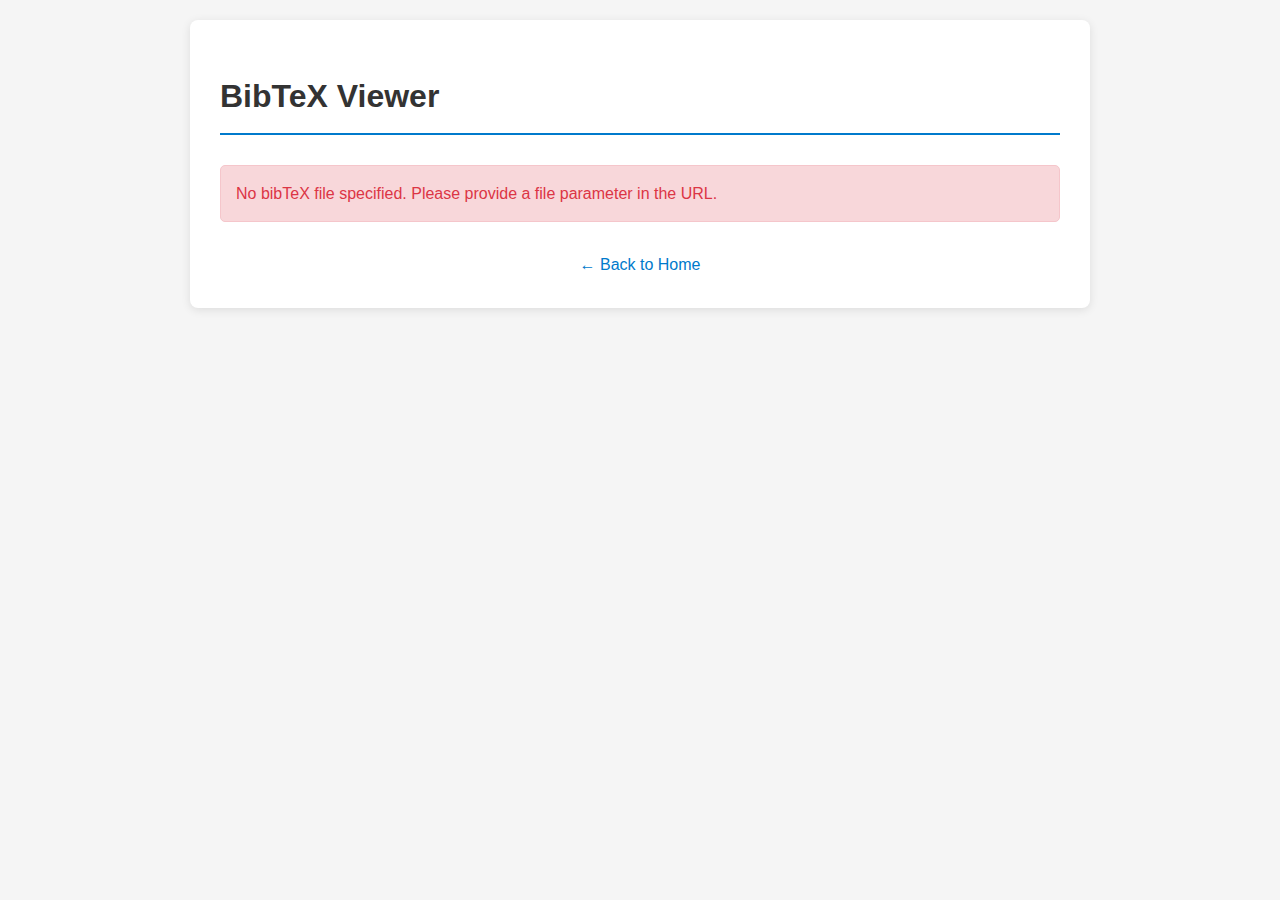
<file: bibtex-viewer.html>
<!DOCTYPE html>
<html lang="en">
<head>
    <meta charset="UTF-8">
    <meta name="viewport" content="width=device-width, initial-scale=1.0">
    <title>BibTeX Viewer</title>
    <style>
        body {
            font-family: 'Segoe UI', Tahoma, Geneva, Verdana, sans-serif;
            max-width: 900px;
            margin: 0 auto;
            padding: 20px;
            background-color: #f5f5f5;
            line-height: 1.6;
        }
        .container {
            background-color: white;
            padding: 30px;
            border-radius: 8px;
            box-shadow: 0 2px 10px rgba(0,0,0,0.1);
        }
        h1 {
            color: #333;
            border-bottom: 2px solid #007acc;
            padding-bottom: 10px;
            margin-bottom: 30px;
        }
        .bibtex {
            background-color: #f8f9fa;
            border: 1px solid #e9ecef;
            border-radius: 5px;
            padding: 20px;
            font-family: 'Courier New', monospace;
            font-size: 14px;
            white-space: pre-wrap;
            overflow-x: auto;
            margin: 20px 0;
        }
        .copy-btn {
            background-color: #007acc;
            color: white;
            border: none;
            padding: 12px 24px;
            border-radius: 5px;
            cursor: pointer;
            margin-top: 15px;
            font-size: 14px;
            transition: background-color 0.3s;
        }
        .copy-btn:hover {
            background-color: #005a9e;
        }
        .back-link {
            margin-top: 30px;
            text-align: center;
        }
        .back-link a {
            color: #007acc;
            text-decoration: none;
            font-weight: 500;
        }
        .back-link a:hover {
            text-decoration: underline;
        }
        .loading {
            text-align: center;
            color: #666;
            font-style: italic;
        }
        .error {
            color: #dc3545;
            background-color: #f8d7da;
            border: 1px solid #f5c6cb;
            border-radius: 5px;
            padding: 15px;
            margin: 20px 0;
        }
    </style>
</head>
<body>
    <div class="container">
        <h1>BibTeX Viewer</h1>
        <div id="content">
            <div class="loading">Loading bibTeX content...</div>
        </div>
        
        <div class="back-link">
            <a href="index.html">← Back to Home</a>
        </div>
    </div>

    <script>
        // Get the bib file path from URL parameters
        const urlParams = new URLSearchParams(window.location.search);
        const bibFile = urlParams.get('file');
        
        if (!bibFile) {
            document.getElementById('content').innerHTML = 
                '<div class="error">No bibTeX file specified. Please provide a file parameter in the URL.</div>';
        } else {
            // Fetch the bibTeX file
            fetch(bibFile)
                .then(response => {
                    if (!response.ok) {
                        throw new Error('File not found');
                    }
                    return response.text();
                })
                .then(content => {
                    displayBibTeX(content, bibFile);
                })
                .catch(error => {
                    document.getElementById('content').innerHTML = 
                        `<div class="error">Error loading bibTeX file: ${error.message}</div>`;
                });
        }
        
        function displayBibTeX(content, filename) {
            const contentDiv = document.getElementById('content');
            
            // Extract filename for display
            const fileName = filename.split('/').pop().replace('.bib', '');
            
            contentDiv.innerHTML = `
                <p><strong>File:</strong> ${fileName}</p>
                <div class="bibtex">${escapeHtml(content)}</div>
                <button class="copy-btn" onclick="copyBibTeX()">Copy BibTeX</button>
            `;
            
            // Store content for copying
            window.bibtexContent = content;
        }
        
        function copyBibTeX() {
            if (window.bibtexContent) {
                navigator.clipboard.writeText(window.bibtexContent).then(function() {
                    const btn = document.querySelector('.copy-btn');
                    const originalText = btn.textContent;
                    btn.textContent = 'Copied!';
                    btn.style.backgroundColor = '#28a745';
                    
                    setTimeout(function() {
                        btn.textContent = originalText;
                        btn.style.backgroundColor = '#007acc';
                    }, 2000);
                }).catch(function(err) {
                    console.error('Could not copy text: ', err);
                });
            }
        }
        
        function escapeHtml(text) {
            const div = document.createElement('div');
            div.textContent = text;
            return div.innerHTML;
        }
    </script>
</body>
</html>
</file>
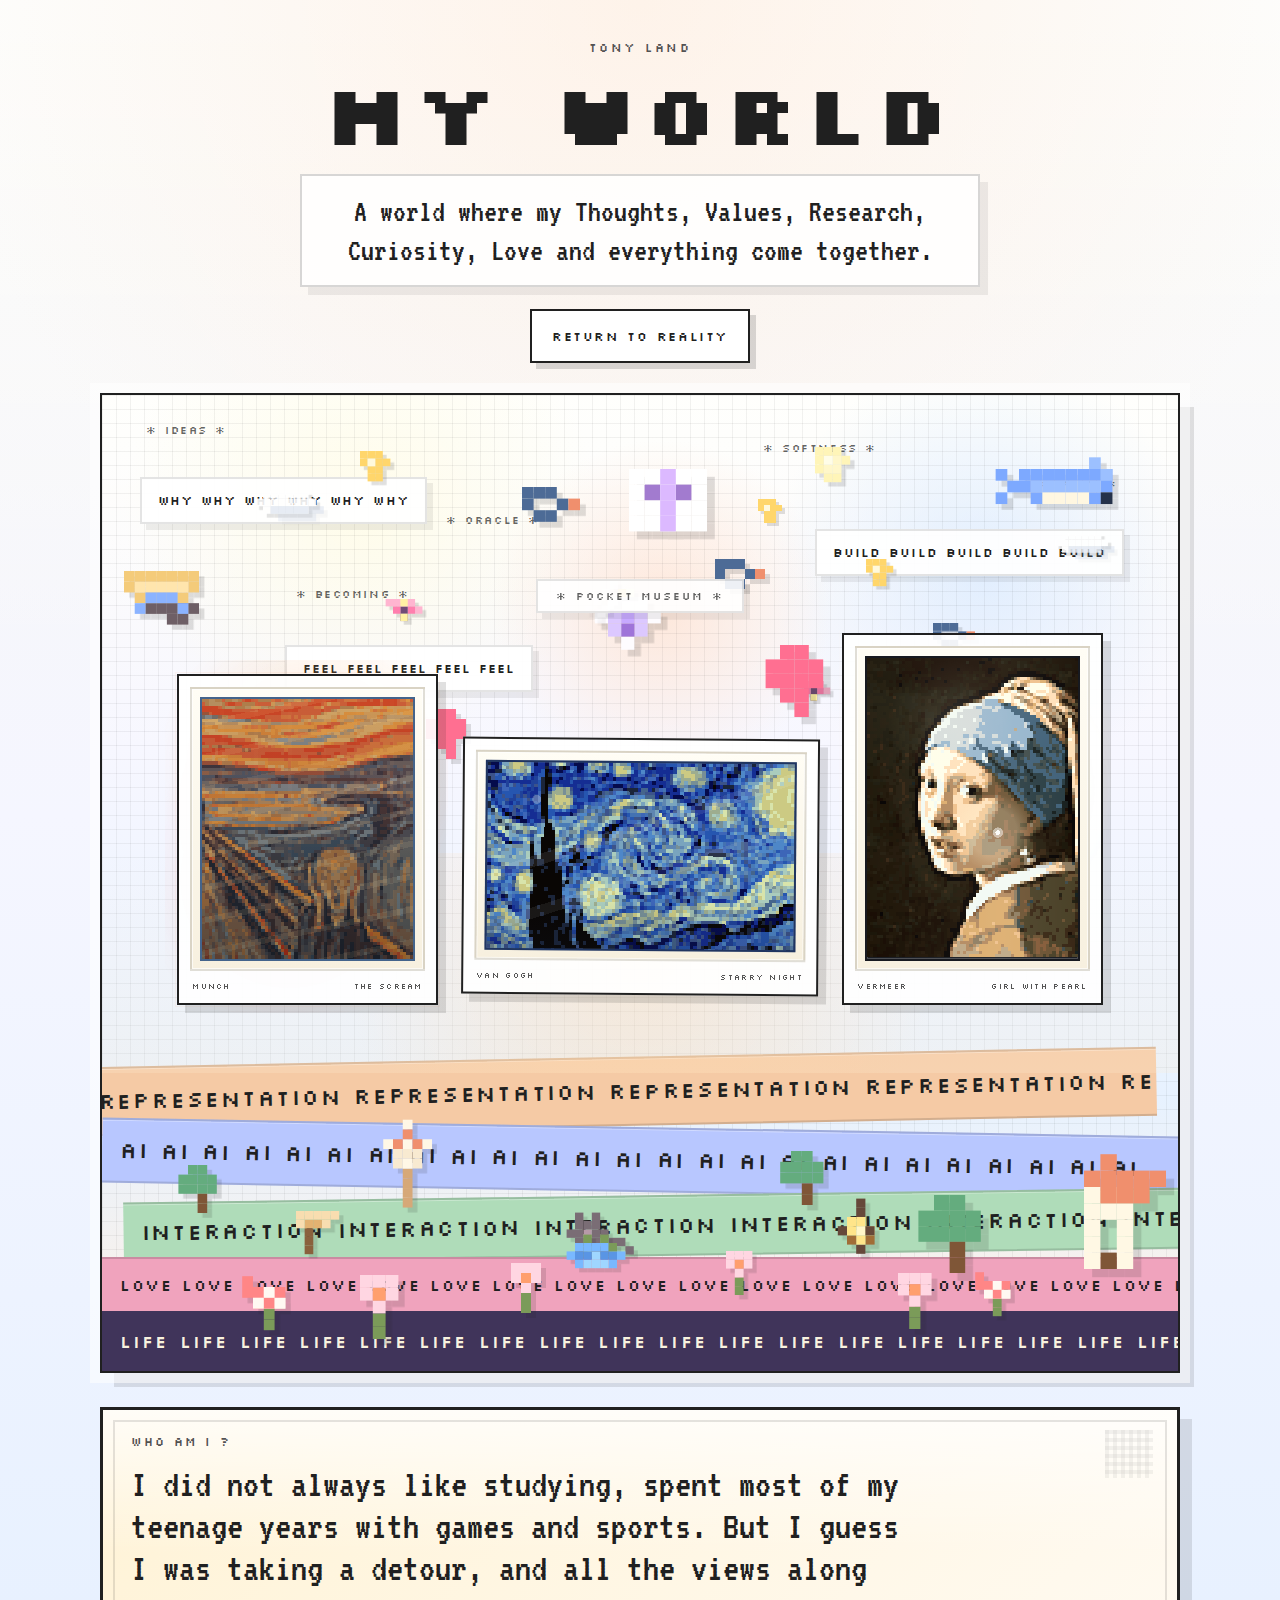
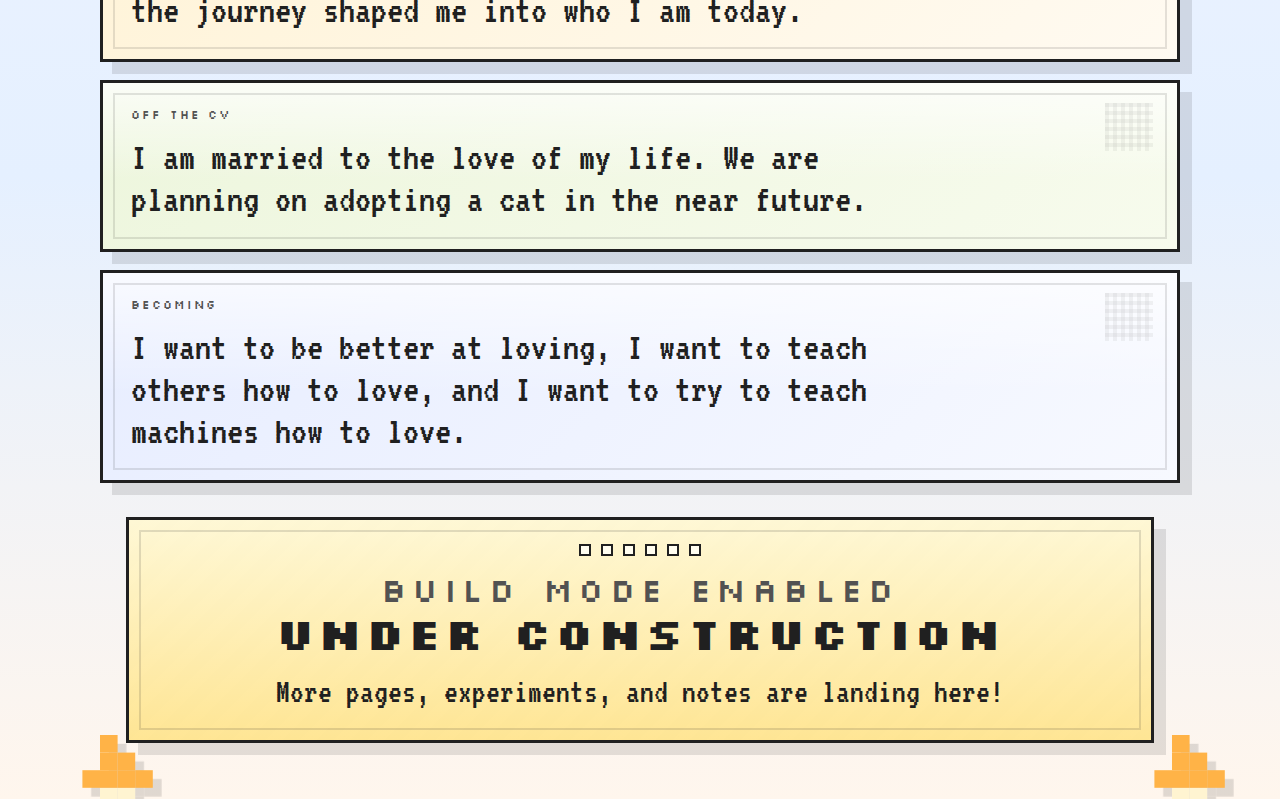
<file: my-world.html>
<!DOCTYPE html>
<html lang="en">
  <head>
    <meta charset="UTF-8">
    <meta name="viewport" content="width=device-width, initial-scale=1">
    <title>Tony Yang | My World</title>
    <link rel="shortcut icon" href="images/favicon/favicon.ico" type="image/x-icon">
    <link rel="stylesheet" href="my-world.css?v=20260317e">
  </head>
  <body>
    <main class="pixel-world">
      <header class="pixel-hero">
        <p class="pixel-hero__eyebrow">TONY LAND</p>
        <h1>MY WORLD</h1>
        <p class="pixel-hero__subtitle">
          A world where my Thoughts, Values, Research, Curiosity, Love and everything come together.
        </p>
        <a class="pixel-hero__return" href="index.html">Return to reality</a>
      </header>

      <section class="pixel-scene" aria-label="A pixel world built from words">
        <p class="word-star word-star--1">* IDEAS *</p>
        <p class="word-star word-star--2">* PLAY *</p>
        <p class="word-star word-star--3">* ORACLE *</p>
        <p class="word-star word-star--4">* SOFTNESS *</p>
        <p class="word-star word-star--5">* BECOMING *</p>

        <div class="word-cloud word-cloud--1">WHY WHY WHY WHY WHY WHY</div>
        <div class="word-cloud word-cloud--2">BUILD BUILD BUILD BUILD BUILD</div>
        <div class="word-cloud word-cloud--3">FEEL FEEL FEEL FEEL FEEL</div>

        <div class="pixel-sprite pixel-sprite--airship pixel-sprite--airship-1" aria-hidden="true"></div>
        <div class="pixel-sprite pixel-sprite--cloud pixel-sprite--cloud-1" aria-hidden="true"></div>
        <div class="pixel-sprite pixel-sprite--cloud pixel-sprite--cloud-2" aria-hidden="true"></div>
        <div class="pixel-sprite pixel-sprite--moon pixel-sprite--moon-1" aria-hidden="true"></div>
        <div class="pixel-sprite pixel-sprite--whale pixel-sprite--whale-1" aria-hidden="true"></div>
        <div class="pixel-sprite pixel-sprite--comet pixel-sprite--comet-1" aria-hidden="true"></div>
        <div class="pixel-sprite pixel-sprite--star pixel-sprite--star-1" aria-hidden="true"></div>
        <div class="pixel-sprite pixel-sprite--star pixel-sprite--star-2" aria-hidden="true"></div>
        <div class="pixel-sprite pixel-sprite--star pixel-sprite--star-3" aria-hidden="true"></div>
        <div class="pixel-sprite pixel-sprite--bird pixel-sprite--bird-1" aria-hidden="true"></div>
        <div class="pixel-sprite pixel-sprite--bird pixel-sprite--bird-2" aria-hidden="true"></div>
        <div class="pixel-sprite pixel-sprite--bird pixel-sprite--bird-3" aria-hidden="true"></div>
        <div class="pixel-sprite pixel-sprite--butterfly pixel-sprite--butterfly-1" aria-hidden="true"></div>
        <div class="pixel-sprite pixel-sprite--butterfly pixel-sprite--butterfly-2" aria-hidden="true"></div>
        <div class="pixel-sprite pixel-sprite--book pixel-sprite--book-1" aria-hidden="true"></div>
        <div class="pixel-sprite pixel-sprite--crystal pixel-sprite--crystal-1" aria-hidden="true"></div>
        <div class="pixel-sprite pixel-sprite--flower pixel-sprite--flower-1" aria-hidden="true"></div>
        <div class="pixel-sprite pixel-sprite--flower pixel-sprite--flower-2" aria-hidden="true"></div>
        <div class="pixel-sprite pixel-sprite--flower pixel-sprite--flower-3" aria-hidden="true"></div>
        <div class="pixel-sprite pixel-sprite--flower pixel-sprite--flower-4" aria-hidden="true"></div>
        <div class="pixel-sprite pixel-sprite--heart pixel-sprite--heart-1" aria-hidden="true"></div>
        <div class="pixel-sprite pixel-sprite--heart pixel-sprite--heart-2" aria-hidden="true"></div>
        <div class="pixel-sprite pixel-sprite--tree pixel-sprite--tree-1" aria-hidden="true"></div>
        <div class="pixel-sprite pixel-sprite--tree pixel-sprite--tree-2" aria-hidden="true"></div>
        <div class="pixel-sprite pixel-sprite--tree pixel-sprite--tree-3" aria-hidden="true"></div>
        <div class="pixel-sprite pixel-sprite--house pixel-sprite--house-1" aria-hidden="true"></div>
        <div class="pixel-sprite pixel-sprite--mushroom pixel-sprite--mushroom-1" aria-hidden="true"></div>
        <div class="pixel-sprite pixel-sprite--mushroom pixel-sprite--mushroom-2" aria-hidden="true"></div>
        <div class="pixel-sprite pixel-sprite--lantern pixel-sprite--lantern-1" aria-hidden="true"></div>
        <div class="pixel-sprite pixel-sprite--cat pixel-sprite--cat-1" aria-hidden="true"></div>
        <div class="pixel-sprite pixel-sprite--pond pixel-sprite--pond-1" aria-hidden="true"></div>
        <div class="pixel-sprite pixel-sprite--signpost pixel-sprite--signpost-1" aria-hidden="true"></div>
        <div class="pixel-sprite pixel-sprite--windmill pixel-sprite--windmill-1" aria-hidden="true"></div>

        <div class="pixel-gallery" aria-hidden="true">
          <p class="pixel-gallery__title">* POCKET MUSEUM *</p>

          <figure class="pixel-masterpiece pixel-masterpiece--munch">
            <div class="pixel-masterpiece__mat">
              <div class="pixel-masterpiece__canvas">
                <img class="pixel-masterpiece__image" src="images/my-world/masterpieces/the-scream.png?v=20260317c" alt="">
              </div>
            </div>
            <figcaption class="pixel-masterpiece__caption">
              <span>MUNCH</span>
              <span>THE SCREAM</span>
            </figcaption>
          </figure>

          <figure class="pixel-masterpiece pixel-masterpiece--vangogh">
            <div class="pixel-masterpiece__mat">
              <div class="pixel-masterpiece__canvas">
                <img class="pixel-masterpiece__image" src="images/my-world/masterpieces/starry-night.png?v=20260317c" alt="">
              </div>
            </div>
            <figcaption class="pixel-masterpiece__caption">
              <span>VAN GOGH</span>
              <span>STARRY NIGHT</span>
            </figcaption>
          </figure>

          <figure class="pixel-masterpiece pixel-masterpiece--vermeer">
            <div class="pixel-masterpiece__mat">
              <div class="pixel-masterpiece__canvas">
                <img class="pixel-masterpiece__image" src="images/my-world/masterpieces/girl-with-pearl.png?v=20260317c" alt="">
              </div>
            </div>
            <figcaption class="pixel-masterpiece__caption">
              <span>VERMEER</span>
              <span>GIRL WITH PEARL</span>
            </figcaption>
          </figure>
        </div>

        <!-- <div class="word-sun">
          <span>MY</span>
          <span>WORLD</span>
        </div> -->

        <div class="word-ridge word-ridge--1">
          <span>REPRESENTATION REPRESENTATION REPRESENTATION REPRESENTATION REPRESENTATION REPRESENTATION REPRESENTATION</span>
        </div>
        <div class="word-ridge word-ridge--2">
          <span>AI AI AI AI AI AI AI AI AI AI AI AI AI AI AI AI AI AI AI AI AI AI AI AI AI</span>
        </div>
        <div class="word-ridge word-ridge--3">
          <span>INTERACTION INTERACTION INTERACTION INTERACTION INTERACTION INTERACTION INTERACTION INTERACTION</span>
        </div>

        <div class="word-river">
          LOVE LOVE LOVE LOVE LOVE LOVE LOVE LOVE LOVE LOVE LOVE LOVE LOVE LOVE LOVE LOVE LOVE LOVE
        </div>

        <div class="word-ground">
          LIFE LIFE LIFE LIFE LIFE LIFE LIFE LIFE LIFE LIFE LIFE LIFE LIFE LIFE LIFE LIFE LIFE LIFE
        </div>
      </section>

      <section class="story-panels" aria-label="Future vulnerable notes">
        <article class="story-panel story-panel--dawn">
          <p class="story-panel__tag">WHO AM I ?</p>
          <p class="story-panel__text">
            I did not always like studying, spent most of my teenage years with games and sports. But I guess I was taking a detour, and all the views along the journey shaped me into who I am today.
          </p>
        </article>

        <article class="story-panel story-panel--meadow">
          <p class="story-panel__tag">OFF THE CV</p>
          <p class="story-panel__text">
           I am married to the love of my life. We are planning on adopting a cat in the near future.
          </p>
        </article>

        <article class="story-panel story-panel--night">
          <p class="story-panel__tag">BECOMING</p>
          <p class="story-panel__text">
            I want to be better at loving, I want to teach others how to love, and I want to try to teach machines how to love.
          </p>
        </article>
      </section>

      <section class="construction-zone" aria-label="Updates are coming soon">
        <div class="pixel-sprite pixel-sprite--cone pixel-sprite--cone-1" aria-hidden="true"></div>
        <div class="construction-zone__sign">
          <div class="construction-zone__lights" aria-hidden="true">
            <span></span>
            <span></span>
            <span></span>
            <span></span>
            <span></span>
            <span></span>
          </div>
          <p class="construction-zone__eyebrow">BUILD MODE ENABLED</p>
          <h2>UNDER CONSTRUCTION</h2>
          <p>
            More pages, experiments, and notes are landing here!
          </p>
        </div>
        <div class="pixel-sprite pixel-sprite--cone pixel-sprite--cone-2" aria-hidden="true"></div>
      </section>
    </main>
  </body>
</html>
</file>
<file: my-world.css>
@import url("https://fonts.googleapis.com/css2?family=Silkscreen:wght@400;700&family=VT323&display=swap");

:root {
  --sky-top: #f8f7f1;
  --sky-bottom: #e5f0ff;
  --ink: #202020;
  --ink-soft: #525252;
  --paper: rgba(255, 255, 255, 0.84);
  --line: rgba(32, 32, 32, 0.18);
  --cloud: #ffffff;
  --panel-shadow: rgba(32, 32, 32, 0.12);
  --ridge-1: #f5caa5;
  --ridge-2: #b8c7ff;
  --ridge-3: #afdcb9;
  --river: #f0a3bd;
  --ground: #40345a;
  --story-dawn: #fff3d6;
  --story-meadow: #edf6dd;
  --story-night: #e7edff;
}

* {
  box-sizing: border-box;
}

html,
body {
  min-height: 100%;
}

body {
  margin: 0;
  color: var(--ink);
  background:
    radial-gradient(circle at top center, rgba(255, 232, 214, 0.48), transparent 28%),
    linear-gradient(180deg, rgba(255, 255, 255, 0.78), transparent 28%),
    linear-gradient(180deg, var(--sky-top) 0%, #f5f6ff 34%, var(--sky-bottom) 74%, #fff6ed 100%);
  font-family: "VT323", monospace;
}

a {
  color: inherit;
  text-decoration: none;
}

.pixel-world {
  width: min(100%, 1120px);
  margin: 0 auto;
  padding: 40px 20px 56px;
}

.pixel-hero {
  text-align: center;
  margin-bottom: 30px;
}

.pixel-hero__eyebrow,
.story-panel__tag,
.pixel-hero__return,
.word-cloud,
.word-ridge,
.word-river,
.word-ground,
.word-star {
  font-family: "Silkscreen", monospace;
}

.pixel-hero__eyebrow {
  margin: 0 0 14px;
  font-size: 12px;
  letter-spacing: 0.18em;
  color: var(--ink-soft);
}

.pixel-hero h1 {
  margin: 0;
  font-family: "Silkscreen", monospace;
  font-size: clamp(36px, 7vw, 84px);
  line-height: 1.04;
  letter-spacing: 0.08em;
  text-transform: uppercase;
}

.pixel-hero__subtitle {
  width: min(680px, 100%);
  margin: 18px auto 22px;
  padding: 16px 18px;
  border: 2px solid var(--line);
  background: var(--paper);
  box-shadow: 8px 8px 0 rgba(32, 32, 32, 0.08);
  font-size: clamp(24px, 3vw, 32px);
  line-height: 1.2;
}

.pixel-hero__return {
  display: inline-flex;
  justify-content: center;
  align-items: center;
  min-height: 54px;
  padding: 12px 20px;
  border: 2px solid var(--ink);
  background: #ffffff;
  box-shadow: 6px 6px 0 rgba(32, 32, 32, 0.16);
  font-size: 13px;
  letter-spacing: 0.12em;
  text-transform: uppercase;
  transition: transform 0.18s steps(2, end), box-shadow 0.18s steps(2, end);
}

.pixel-hero__return:hover,
.pixel-hero__return:focus-visible {
  transform: translate(-2px, -2px);
  box-shadow: 8px 8px 0 rgba(32, 32, 32, 0.18);
  outline: none;
}

.pixel-scene {
  position: relative;
  overflow: hidden;
  min-height: 980px;
  margin-bottom: 34px;
  border: 2px solid var(--ink);
  background:
    radial-gradient(circle at 52% 22%, rgba(255, 224, 205, 0.72), rgba(255, 224, 205, 0) 18%),
    radial-gradient(circle at 24% 12%, rgba(255, 252, 232, 0.9), rgba(255, 252, 232, 0) 20%),
    radial-gradient(circle at 82% 18%, rgba(214, 232, 255, 0.7), rgba(214, 232, 255, 0) 18%),
    linear-gradient(180deg, rgba(255, 255, 255, 0.58), transparent 26%),
    linear-gradient(180deg, #fffef9 0%, #f7f7ff 36%, #e7f2ff 72%, #fff1e3 100%);
  box-shadow:
    0 0 0 10px rgba(255, 255, 255, 0.55),
    14px 14px 0 var(--panel-shadow);
}

.pixel-scene::before {
  content: "";
  position: absolute;
  inset: 0;
  background-image:
    linear-gradient(rgba(32, 32, 32, 0.06) 1px, transparent 1px),
    linear-gradient(90deg, rgba(32, 32, 32, 0.06) 1px, transparent 1px);
  background-size: 14px 14px;
  pointer-events: none;
}

.pixel-scene::after {
  content: "";
  position: absolute;
  inset: auto 0 298px;
  height: 220px;
  background:
    radial-gradient(circle at 50% 40%, rgba(255, 214, 166, 0.42), rgba(255, 214, 166, 0) 54%),
    linear-gradient(180deg, rgba(255, 255, 255, 0), rgba(255, 236, 210, 0.24));
  pointer-events: none;
}

.pixel-gallery {
  position: absolute;
  left: 7%;
  right: 7%;
  bottom: 366px;
  z-index: 5;
  display: grid;
  grid-template-columns: minmax(0, 0.92fr) minmax(0, 1.26fr) minmax(0, 0.92fr);
  grid-template-areas:
    ". title ."
    "munch vangogh vermeer";
  align-items: end;
  justify-items: center;
  gap: 20px 24px;
  pointer-events: none;
}

.pixel-gallery__title {
  grid-area: title;
  justify-self: center;
  margin: 0;
  padding: 8px 18px;
  border: 2px solid rgba(32, 32, 32, 0.12);
  background: rgba(255, 255, 255, 0.9);
  box-shadow: 6px 6px 0 rgba(32, 32, 32, 0.08);
  font-family: "Silkscreen", monospace;
  font-size: 11px;
  letter-spacing: 0.18em;
  color: rgba(32, 32, 32, 0.72);
}

.pixel-masterpiece {
  position: relative;
  margin: 0;
  width: 100%;
  padding: 11px 11px 12px;
  border: 2px solid var(--ink);
  background: rgba(255, 255, 255, 0.92);
  box-shadow: 8px 8px 0 rgba(32, 32, 32, 0.14);
}

.pixel-masterpiece::before,
.pixel-masterpiece::after {
  content: "";
  position: absolute;
  inset: -12px;
  z-index: -1;
  pointer-events: none;
}

.pixel-masterpiece--munch {
  grid-area: munch;
  justify-self: end;
  max-width: 308px;
  --masterpiece-rotate-start: -0.85deg;
  --masterpiece-rotate-quarter: -0.2deg;
  --masterpiece-rotate-half: -1.2deg;
  --masterpiece-rotate-three-quarter: -0.45deg;
  --masterpiece-y-start: 4px;
  --masterpiece-y-quarter: 1px;
  --masterpiece-y-half: 6px;
  --masterpiece-y-three-quarter: 2px;
  animation: munch-shiver 6.4s steps(4, end) infinite;
}

.pixel-masterpiece--munch::before {
  inset: -16px -12px -10px -14px;
  background:
    radial-gradient(circle at 52% 30%, rgba(255, 158, 89, 0.38), rgba(255, 158, 89, 0) 54%),
    radial-gradient(circle at 44% 62%, rgba(255, 104, 88, 0.24), rgba(255, 104, 88, 0) 58%);
  opacity: 0.7;
  animation: munch-aura 6.2s ease-in-out infinite;
}

.pixel-masterpiece--munch::after {
  inset: -4px;
  border: 1px solid rgba(255, 142, 78, 0.12);
  opacity: 0.62;
  animation: munch-frame-glow 4.8s steps(3, end) infinite;
}

.pixel-masterpiece--vangogh {
  grid-area: vangogh;
  justify-self: center;
  max-width: 510px;
  transform: rotate(0.45deg) translateY(-10px);
}

.pixel-masterpiece--vermeer {
  grid-area: vermeer;
  justify-self: start;
  max-width: 308px;
  --masterpiece-rotate-start: 0.7deg;
  --masterpiece-rotate-half: 0.16deg;
  --masterpiece-y-start: 5px;
  --masterpiece-y-half: 2px;
  animation: vermeer-tilt 7.2s ease-in-out infinite;
}

.pixel-masterpiece--vermeer::before {
  inset: -16px -10px -14px -10px;
  background:
    radial-gradient(circle at 54% 38%, rgba(255, 245, 214, 0.42), rgba(255, 245, 214, 0) 50%),
    radial-gradient(circle at 64% 60%, rgba(171, 209, 255, 0.12), rgba(171, 209, 255, 0) 54%);
  opacity: 0.76;
  animation: vermeer-halo 8.2s ease-in-out infinite;
}

.pixel-masterpiece--vermeer::after {
  inset: -5px;
  border: 1px solid rgba(255, 248, 232, 0.18);
  opacity: 0.58;
  animation: vermeer-frame-light 7.4s ease-in-out infinite;
}

.pixel-masterpiece__mat {
  padding: 8px;
  border: 2px solid rgba(32, 32, 32, 0.14);
  background: linear-gradient(180deg, #fffdf5 0%, #f7f0df 100%);
  box-shadow: inset 0 0 0 1px rgba(255, 255, 255, 0.66);
}

.pixel-masterpiece__canvas {
  position: relative;
  overflow: hidden;
  border: 2px solid rgba(32, 32, 32, 0.22);
  background: #20263b;
  box-shadow: inset 0 0 0 1px rgba(255, 255, 255, 0.22);
}

.pixel-masterpiece__canvas::before,
.pixel-masterpiece__canvas::after {
  content: "";
  position: absolute;
  display: block;
  pointer-events: none;
}

.pixel-masterpiece__image {
  display: block;
  width: 100%;
  height: auto;
  image-rendering: pixelated;
  image-rendering: crisp-edges;
  transform-origin: center;
}

.pixel-masterpiece__caption {
  display: flex;
  justify-content: space-between;
  gap: 10px;
  margin-top: 10px;
  padding: 0 2px;
  font-family: "Silkscreen", monospace;
  font-size: 8px;
  letter-spacing: 0.16em;
  text-transform: uppercase;
  color: rgba(32, 32, 32, 0.76);
}

.pixel-masterpiece__caption span:last-child {
  text-align: right;
}

.pixel-masterpiece--vangogh .pixel-masterpiece__canvas {
  aspect-ratio: 18 / 11;
  background: #213c73;
}

.pixel-masterpiece--vangogh .pixel-masterpiece__image {
  animation: vangogh-drift 9.8s ease-in-out infinite;
}

.pixel-masterpiece--vangogh .pixel-masterpiece__canvas::before {
  inset: 0;
  background:
    radial-gradient(circle at 16% 20%, rgba(255, 243, 176, 0.7) 0 1.4%, transparent 1.6%),
    radial-gradient(circle at 29% 46%, rgba(255, 243, 176, 0.5) 0 1.2%, transparent 1.4%),
    radial-gradient(circle at 74% 22%, rgba(255, 243, 176, 0.62) 0 1%, transparent 1.2%),
    linear-gradient(162deg, rgba(255, 255, 255, 0) 0 38%, rgba(255, 255, 255, 0.22) 38% 42%, rgba(255, 255, 255, 0) 42% 56%, rgba(255, 255, 255, 0.18) 56% 60%, rgba(255, 255, 255, 0) 60% 100%);
  mix-blend-mode: screen;
  opacity: 0.38;
  animation: vangogh-swirl 8.4s steps(4, end) infinite;
}

.pixel-masterpiece--vangogh .pixel-masterpiece__canvas::after {
  inset: auto 0 0 0;
  height: 26%;
  background: linear-gradient(180deg, rgba(17, 25, 44, 0), rgba(17, 25, 44, 0.18));
}

.pixel-masterpiece--munch .pixel-masterpiece__canvas {
  aspect-ratio: 13 / 16;
  background: #4f78aa;
}

.pixel-masterpiece--munch .pixel-masterpiece__image {
  animation: munch-breathe 5.6s ease-in-out infinite, munch-warp 7.6s ease-in-out infinite;
}

.pixel-masterpiece--munch .pixel-masterpiece__canvas::before {
  inset: 0;
  background:
    linear-gradient(180deg, rgba(255, 185, 91, 0.2) 0%, rgba(255, 111, 82, 0.24) 30%, rgba(255, 111, 82, 0) 64%),
    repeating-linear-gradient(-12deg, rgba(255, 214, 133, 0) 0 14px, rgba(255, 214, 133, 0.22) 14px 20px, rgba(255, 214, 133, 0) 20px 32px),
    repeating-linear-gradient(90deg, rgba(255, 135, 86, 0) 0 18px, rgba(255, 135, 86, 0.08) 18px 22px, rgba(255, 135, 86, 0) 22px 34px);
  mix-blend-mode: screen;
  opacity: 0.56;
  animation: munch-sky 4.8s ease-in-out infinite;
}

.pixel-masterpiece--munch .pixel-masterpiece__canvas::after {
  inset: 0;
  background:
    linear-gradient(180deg, rgba(18, 24, 34, 0), rgba(18, 24, 34, 0.18) 76%, rgba(18, 24, 34, 0.32)),
    linear-gradient(135deg, rgba(255, 244, 207, 0.06), rgba(255, 244, 207, 0) 42%);
  mix-blend-mode: multiply;
}

.pixel-masterpiece--vermeer .pixel-masterpiece__canvas {
  aspect-ratio: 66 / 94;
  background: #15181f;
}

.pixel-masterpiece--vermeer .pixel-masterpiece__image {
  animation: vermeer-breathe 6.8s ease-in-out infinite, vermeer-focus 9.2s ease-in-out infinite;
}

.pixel-masterpiece--vermeer .pixel-masterpiece__canvas::before {
  inset: 0;
  background:
    radial-gradient(circle at 62% 58%, rgba(255, 255, 255, 0.96) 0 1.1%, rgba(255, 255, 255, 0.48) 1.1% 2.3%, rgba(255, 255, 255, 0) 2.4%),
    radial-gradient(circle at 60% 58%, rgba(255, 243, 209, 0.24) 0 11%, rgba(255, 243, 209, 0) 18%),
    radial-gradient(circle at 40% 22%, rgba(255, 249, 234, 0.12), rgba(255, 249, 234, 0) 24%);
  animation: vermeer-glint 4.6s steps(3, end) infinite;
}

.pixel-masterpiece--vermeer .pixel-masterpiece__canvas::after {
  inset: 0;
  background:
    linear-gradient(90deg, rgba(255, 239, 207, 0.02), rgba(255, 239, 207, 0.14) 64%, rgba(255, 239, 207, 0.02)),
    linear-gradient(180deg, rgba(255, 248, 228, 0.06), rgba(255, 248, 228, 0) 32%);
  mix-blend-mode: screen;
  opacity: 0.52;
}

.word-star {
  position: absolute;
  z-index: 1;
  margin: 0;
  font-size: 11px;
  letter-spacing: 0.14em;
  color: rgba(32, 32, 32, 0.7);
}

.word-star--1 {
  top: 28px;
  left: 44px;
}

.word-star--2 {
  top: 82px;
  right: 60px;
}

.word-star--3 {
  top: 118px;
  left: 32%;
}

.word-star--4 {
  top: 46px;
  right: 28%;
}

.word-star--5 {
  top: 192px;
  left: 18%;
}

.word-cloud {
  position: absolute;
  z-index: 2;
  padding: 12px 16px;
  border: 2px solid rgba(32, 32, 32, 0.12);
  background: rgba(255, 255, 255, 0.92);
  box-shadow: 6px 6px 0 rgba(32, 32, 32, 0.08);
  font-size: clamp(10px, 1vw, 13px);
  line-height: 1.5;
  letter-spacing: 0.08em;
}

.word-cloud--1 {
  top: 82px;
  left: 38px;
  animation: drift 8s ease-in-out infinite;
}

.word-cloud--2 {
  top: 134px;
  right: 54px;
  animation: drift 10s ease-in-out infinite reverse;
}

.word-cloud--3 {
  top: 250px;
  left: 17%;
  animation: drift 9s ease-in-out infinite;
}

.word-ridge,
.word-river,
.word-ground {
  position: absolute;
  left: 0;
  width: 100%;
  margin: 0;
  padding: 0 18px;
  white-space: nowrap;
  overflow: hidden;
  text-overflow: clip;
  text-transform: uppercase;
}

.word-ridge {
  border-top: 2px solid rgba(32, 32, 32, 0.16);
  border-bottom: 2px solid rgba(32, 32, 32, 0.16);
  box-shadow: inset 0 1px 0 rgba(255, 255, 255, 0.35);
  font-size: clamp(14px, 2vw, 22px);
  line-height: 1.3;
  letter-spacing: 0.08em;
}

.word-ridge--1 {
  bottom: 246px;
  padding-top: 18px;
  padding-bottom: 18px;
  background: var(--ridge-1);
  transform: translateX(-2%) rotate(-1.1deg);
}

.word-ridge--2 {
  bottom: 180px;
  padding-top: 16px;
  padding-bottom: 16px;
  background: var(--ridge-2);
  transform: rotate(1deg);
}

.word-ridge--3 {
  bottom: 116px;
  padding-top: 14px;
  padding-bottom: 14px;
  background: var(--ridge-3);
  transform: translateX(2%) rotate(-0.8deg);
}

.word-river {
  bottom: 58px;
  padding-top: 16px;
  padding-bottom: 16px;
  background: var(--river);
  border-top: 2px solid rgba(32, 32, 32, 0.18);
  border-bottom: 2px solid rgba(32, 32, 32, 0.18);
  font-size: clamp(12px, 1.5vw, 16px);
  letter-spacing: 0.1em;
}

.word-ground {
  bottom: 0;
  padding-top: 18px;
  padding-bottom: 18px;
  background: var(--ground);
  color: #f9f2df;
  font-size: clamp(12px, 1.7vw, 18px);
  letter-spacing: 0.12em;
}

.pixel-sprite {
  position: absolute;
  z-index: 3;
  width: 8px;
  height: 8px;
  transform: scale(var(--sprite-scale, 1.8));
  transform-origin: top left;
  filter: drop-shadow(4px 4px 0 rgba(32, 32, 32, 0.14));
}

.pixel-sprite--bird,
.pixel-sprite--book,
.pixel-sprite--crystal {
  animation: pixel-bob 5.8s steps(3, end) infinite;
}

.pixel-sprite--cloud {
  animation: cloud-drift 14s linear infinite;
}

.pixel-sprite--butterfly {
  animation: flutter 3.2s steps(2, end) infinite;
}

.pixel-sprite--heart,
.pixel-sprite--lantern {
  animation: pixel-flicker 2.8s steps(2, end) infinite;
}

.pixel-sprite--heart {
  background: #ff6f91;
  box-shadow:
    8px 0 0 #ff6f91,
    -8px 8px 0 #ff6f91,
    0 8px 0 #ff6f91,
    8px 8px 0 #ff6f91,
    16px 8px 0 #ff6f91,
    -8px 16px 0 #ff6f91,
    0 16px 0 #ff6f91,
    8px 16px 0 #ff6f91,
    16px 16px 0 #ff6f91,
    0 24px 0 #ff6f91,
    8px 24px 0 #ff6f91,
    8px 32px 0 #ff6f91;
}

.pixel-sprite--heart-1 {
  top: 250px;
  left: 63%;
  --sprite-scale: 1.8;
}

.pixel-sprite--heart-2 {
  top: 314px;
  left: 31%;
  --sprite-scale: 1.25;
}

.pixel-sprite--bird {
  background: #4d6b96;
  box-shadow:
    8px 0 0 #4d6b96,
    16px 0 0 #4d6b96,
    0 8px 0 #4d6b96,
    24px 8px 0 #4d6b96,
    8px 16px 0 #4d6b96,
    16px 16px 0 #4d6b96;
}

.pixel-sprite--bird::after {
  content: "";
  position: absolute;
  left: 32px;
  top: 8px;
  width: 8px;
  height: 8px;
  background: #f08f6d;
}

.pixel-sprite--bird-1 {
  top: 92px;
  left: 39%;
  --sprite-scale: 1.45;
}

.pixel-sprite--bird-2 {
  top: 164px;
  left: 57%;
  --sprite-scale: 1.25;
}

.pixel-sprite--bird-3 {
  top: 228px;
  right: 22%;
  --sprite-scale: 1.05;
}

.pixel-sprite--book {
  background: #ffffff;
  box-shadow:
    8px 0 0 #ffffff,
    16px 0 0 #ffffff,
    24px 0 0 #ffffff,
    32px 0 0 #ffffff,
    0 8px 0 #ffffff,
    8px 8px 0 #ffffff,
    16px 8px 0 #ffffff,
    24px 8px 0 #ffffff,
    32px 8px 0 #ffffff,
    0 16px 0 #ffffff,
    8px 16px 0 #ffffff,
    16px 16px 0 #ffffff,
    24px 16px 0 #ffffff,
    32px 16px 0 #ffffff,
    0 24px 0 #ffffff,
    8px 24px 0 #ffffff,
    16px 24px 0 #ffffff,
    24px 24px 0 #ffffff,
    32px 24px 0 #ffffff;
}

.pixel-sprite--book::before {
  content: "";
  position: absolute;
  inset: 0;
  background: transparent;
  box-shadow:
    16px 0 0 #dcb9ff,
    16px 8px 0 #dcb9ff,
    16px 16px 0 #dcb9ff,
    16px 24px 0 #dcb9ff,
    8px 8px 0 #a27bcf,
    24px 8px 0 #a27bcf;
}

.pixel-sprite--book-1 {
  top: 74px;
  left: 49%;
  --sprite-scale: 1.95;
}

.pixel-sprite--cloud {
  background: #ffffff;
  box-shadow:
    8px 0 0 #ffffff,
    16px 0 0 #ffffff,
    24px 0 0 #ffffff,
    32px 0 0 #ffffff,
    40px 0 0 #ffffff,
    -8px 8px 0 #ffffff,
    0 8px 0 #ffffff,
    8px 8px 0 #ffffff,
    16px 8px 0 #ffffff,
    24px 8px 0 #ffffff,
    32px 8px 0 #ffffff,
    40px 8px 0 #ffffff,
    48px 8px 0 #ffffff,
    0 16px 0 #ffffff,
    8px 16px 0 #ffffff,
    16px 16px 0 #ffffff,
    24px 16px 0 #ffffff,
    32px 16px 0 #ffffff,
    40px 16px 0 #ffffff;
  opacity: 0.9;
}

.pixel-sprite--cloud::after {
  content: "";
  position: absolute;
  left: 8px;
  top: 16px;
  width: 40px;
  height: 8px;
  background: rgba(163, 183, 216, 0.28);
  box-shadow:
    8px 8px 0 rgba(163, 183, 216, 0.18),
    16px 0 0 rgba(163, 183, 216, 0.24);
}

.pixel-sprite--cloud-1 {
  top: 96px;
  left: 15%;
  --sprite-scale: 0.95;
}

.pixel-sprite--cloud-2 {
  top: 138px;
  right: 10%;
  --sprite-scale: 0.82;
}

.pixel-sprite--moon {
  background: #fff5b8;
  box-shadow:
    8px 0 0 #fff5b8,
    16px 0 0 #fff5b8,
    0 8px 0 #fff5b8,
    8px 8px 0 #fffce0,
    16px 8px 0 #fff5b8,
    24px 8px 0 #fff5b8,
    0 16px 0 #fff5b8,
    8px 16px 0 #fff5b8,
    16px 16px 0 #fff5b8,
    8px 24px 0 #fff5b8,
    16px 24px 0 #fff5b8;
}

.pixel-sprite--moon::after {
  content: "";
  position: absolute;
  left: 8px;
  top: 8px;
  width: 16px;
  height: 16px;
  background: rgba(255, 255, 255, 0.25);
}

.pixel-sprite--moon-1 {
  top: 52px;
  right: 33%;
  --sprite-scale: 1.1;
}

.pixel-sprite--star {
  background: #ffd66b;
  box-shadow:
    8px 0 0 #ffd66b,
    16px 0 0 #ffd66b,
    0 8px 0 #ffd66b,
    8px 8px 0 #fff2b4,
    16px 8px 0 #ffd66b,
    24px 8px 0 #ffd66b,
    8px 16px 0 #ffd66b,
    16px 16px 0 #ffd66b,
    8px 24px 0 #ffd66b,
    16px 24px 0 #ffd66b;
  animation: twinkle 2.4s steps(2, end) infinite;
}

.pixel-sprite--star::after {
  content: "";
  position: absolute;
  left: 8px;
  top: 8px;
  width: 8px;
  height: 8px;
  background: #fff9dc;
}

.pixel-sprite--star-1 {
  top: 56px;
  left: 24%;
  --sprite-scale: 0.95;
}

.pixel-sprite--star-2 {
  top: 164px;
  left: 71%;
  --sprite-scale: 0.85;
}

.pixel-sprite--star-3 {
  top: 104px;
  left: 61%;
  --sprite-scale: 0.75;
}

.pixel-sprite--butterfly {
  background: #ffb5d0;
  box-shadow:
    -8px 0 0 #ffb5d0,
    8px 0 0 #ffb5d0,
    16px 0 0 #ffb5d0,
    0 8px 0 #ff7fae,
    8px 8px 0 #704c76,
    16px 8px 0 #ff7fae,
    24px 8px 0 #ffb5d0,
    8px 16px 0 #704c76;
}

.pixel-sprite--butterfly::after {
  content: "";
  position: absolute;
  left: 8px;
  top: 0;
  width: 8px;
  height: 8px;
  background: #fff2a4;
  box-shadow: 0 16px 0 #fff2a4;
}

.pixel-sprite--butterfly-1 {
  top: 204px;
  left: 27%;
  --sprite-scale: 0.92;
}

.pixel-sprite--butterfly-2 {
  top: 286px;
  right: 34%;
  --sprite-scale: 0.82;
}

.pixel-sprite--crystal {
  background: #fefcff;
  box-shadow:
    8px 0 0 #fefcff,
    16px 0 0 #fefcff,
    -8px 8px 0 #fefcff,
    0 8px 0 #dcc8ff,
    8px 8px 0 #c7a9ff,
    16px 8px 0 #dcc8ff,
    24px 8px 0 #fefcff,
    0 16px 0 #dcc8ff,
    8px 16px 0 #9f74d9,
    16px 16px 0 #dcc8ff,
    8px 24px 0 #fefcff;
}

.pixel-sprite--crystal-1 {
  top: 202px;
  left: 47%;
  --sprite-scale: 1.65;
}

.pixel-sprite--tree {
  background: #64ac7e;
  box-shadow:
    8px 0 0 #64ac7e,
    -8px 8px 0 #64ac7e,
    0 8px 0 #64ac7e,
    8px 8px 0 #64ac7e,
    16px 8px 0 #64ac7e,
    -8px 16px 0 #64ac7e,
    0 16px 0 #64ac7e,
    8px 16px 0 #64ac7e,
    16px 16px 0 #64ac7e;
}

.pixel-sprite--tree::after {
  content: "";
  position: absolute;
  left: 8px;
  top: 24px;
  width: 8px;
  height: 8px;
  background: #7f5637;
  box-shadow: 0 8px 0 #7f5637;
}

.pixel-sprite--tree-1 {
  bottom: 198px;
  left: 86px;
  --sprite-scale: 1.2;
}

.pixel-sprite--tree-2 {
  bottom: 168px;
  right: 236px;
  --sprite-scale: 1.95;
}

.pixel-sprite--tree-3 {
  bottom: 212px;
  left: 64%;
  --sprite-scale: 1.35;
}

.pixel-sprite--house {
  background: #fff8e4;
  box-shadow:
    8px 0 0 #fff8e4,
    16px 0 0 #fff8e4,
    0 8px 0 #fff8e4,
    8px 8px 0 #fff8e4,
    16px 8px 0 #fff8e4,
    0 16px 0 #fff8e4,
    16px 16px 0 #fff8e4,
    0 24px 0 #fff8e4,
    16px 24px 0 #fff8e4,
    0 32px 0 #fff8e4,
    8px 32px 0 #7f5637,
    16px 32px 0 #fff8e4;
}

.pixel-sprite--house::before {
  content: "";
  position: absolute;
  left: 8px;
  top: -16px;
  width: 8px;
  height: 8px;
  background: #f08f6d;
  box-shadow:
    -8px 8px 0 #f08f6d,
    0 8px 0 #f08f6d,
    8px 8px 0 #f08f6d,
    16px 8px 0 #f08f6d,
    24px 8px 0 #f08f6d,
    0 16px 0 #f08f6d,
    8px 16px 0 #f08f6d,
    16px 16px 0 #f08f6d;
}

.pixel-sprite--house-1 {
  bottom: 176px;
  right: 86px;
  --sprite-scale: 2.05;
}

.pixel-sprite--flower {
  background: #ffd6e2;
  box-shadow:
    8px 0 0 #ffd6e2,
    16px 0 0 #ffd6e2,
    0 8px 0 #ffd6e2,
    16px 8px 0 #ffd6e2,
    8px 16px 0 #ffd6e2,
    8px 24px 0 #7b9b59,
    8px 32px 0 #7b9b59;
}

.pixel-sprite--flower::after {
  content: "";
  position: absolute;
  left: 8px;
  top: 8px;
  width: 8px;
  height: 8px;
  background: #ff9f6e;
}

.pixel-sprite--flower-1 {
  bottom: 88px;
  left: 24%;
  --sprite-scale: 1.6;
}

.pixel-sprite--flower-2 {
  bottom: 90px;
  left: 74%;
  --sprite-scale: 1.4;
}

.pixel-sprite--flower-3 {
  bottom: 100px;
  left: 38%;
  --sprite-scale: 1.25;
}

.pixel-sprite--flower-4 {
  bottom: 112px;
  left: 58%;
  --sprite-scale: 1.1;
}

.pixel-sprite--mushroom {
  background: #fff1db;
  box-shadow:
    8px 0 0 #fff1db,
    0 8px 0 #fff1db,
    8px 8px 0 #fff1db,
    16px 8px 0 #fff1db,
    8px 16px 0 #7b9b59,
    8px 24px 0 #7b9b59;
}

.pixel-sprite--mushroom::before {
  content: "";
  position: absolute;
  left: -8px;
  top: -8px;
  width: 8px;
  height: 8px;
  background: #ff8686;
  box-shadow:
    0 8px 0 #ff8686,
    8px 8px 0 #ff8686,
    16px 8px 0 #ff8686,
    24px 8px 0 #ff8686,
    8px 16px 0 #ff8686,
    16px 16px 0 #ff8686;
}

.pixel-sprite--mushroom::after {
  content: "";
  position: absolute;
  left: 8px;
  top: 0;
  width: 8px;
  height: 8px;
  background: #fff9f2;
  box-shadow:
    -8px 8px 0 #fff9f2,
    8px 8px 0 #fff9f2;
}

.pixel-sprite--mushroom-1 {
  bottom: 76px;
  left: 14%;
  --sprite-scale: 1.35;
}

.pixel-sprite--mushroom-2 {
  bottom: 82px;
  left: 82%;
  --sprite-scale: 1.1;
}

.pixel-sprite--lantern {
  background: #ffe58a;
  box-shadow:
    8px 0 0 #ffe58a,
    0 8px 0 #ffe58a,
    8px 8px 0 #fff6c9,
    16px 8px 0 #ffe58a,
    0 16px 0 #a16d37,
    8px 16px 0 #ffe58a,
    16px 16px 0 #a16d37,
    8px 24px 0 #66483a;
}

.pixel-sprite--lantern::before {
  content: "";
  position: absolute;
  left: 8px;
  top: -8px;
  width: 8px;
  height: 8px;
  background: #66483a;
  box-shadow: 0 -8px 0 #66483a;
}

.pixel-sprite--lantern::after {
  content: "";
  position: absolute;
  left: -8px;
  top: 8px;
  width: 8px;
  height: 8px;
  background: #66483a;
  box-shadow: 24px 0 0 #66483a;
}

.pixel-sprite--lantern-1 {
  bottom: 146px;
  right: 30%;
  --sprite-scale: 1.15;
}

.pixel-sprite--cat {
  background: #7a6d75;
  box-shadow:
    8px 0 0 #7a6d75,
    16px 0 0 #7a6d75,
    -8px 8px 0 #7a6d75,
    0 8px 0 #7a6d75,
    8px 8px 0 #b79aa8,
    16px 8px 0 #7a6d75,
    24px 8px 0 #7a6d75,
    0 16px 0 #7a6d75,
    8px 16px 0 #7a6d75,
    16px 16px 0 #7a6d75,
    0 24px 0 #7a6d75,
    16px 24px 0 #7a6d75;
}

.pixel-sprite--cat::before {
  content: "";
  position: absolute;
  left: 0;
  top: -8px;
  width: 8px;
  height: 8px;
  background: #7a6d75;
  box-shadow: 16px 0 0 #7a6d75;
}

.pixel-sprite--cat::after {
  content: "";
  position: absolute;
  left: 24px;
  top: 24px;
  width: 8px;
  height: 8px;
  background: #7a6d75;
  box-shadow:
    8px -8px 0 #7a6d75,
    16px -8px 0 #7a6d75,
    24px 0 0 #7a6d75;
}

.pixel-sprite--cat-1 {
  bottom: 142px;
  left: 44%;
  --sprite-scale: 1.05;
}

.pixel-sprite--pond {
  background: #79b8ff;
  box-shadow:
    8px 0 0 #79b8ff,
    16px 0 0 #79b8ff,
    24px 0 0 #79b8ff,
    32px 0 0 #79b8ff,
    -8px 8px 0 #79b8ff,
    0 8px 0 #5a95e4,
    8px 8px 0 #5a95e4,
    16px 8px 0 #9fd6ff,
    24px 8px 0 #5a95e4,
    32px 8px 0 #5a95e4,
    40px 8px 0 #79b8ff,
    0 16px 0 #79b8ff,
    8px 16px 0 #9fd6ff,
    16px 16px 0 #9fd6ff,
    24px 16px 0 #9fd6ff,
    32px 16px 0 #79b8ff;
}

.pixel-sprite--pond::before {
  content: "";
  position: absolute;
  left: 8px;
  top: -8px;
  width: 8px;
  height: 8px;
  background: #7b9b59;
  box-shadow:
    16px 0 0 #7b9b59,
    24px 8px 0 #7b9b59;
}

.pixel-sprite--pond-1 {
  bottom: 120px;
  left: 44%;
  --sprite-scale: 1.05;
}

.pixel-sprite--signpost {
  background: #f8ddb0;
  box-shadow:
    8px 0 0 #f8ddb0,
    16px 0 0 #f8ddb0,
    24px 0 0 #f8ddb0,
    0 8px 0 #f8ddb0,
    8px 8px 0 #e3b271,
    16px 8px 0 #e3b271,
    24px 8px 0 #f8ddb0,
    8px 16px 0 #8a613d,
    8px 24px 0 #8a613d,
    8px 32px 0 #8a613d;
}

.pixel-sprite--signpost::after {
  content: "";
  position: absolute;
  left: 32px;
  top: 0;
  width: 8px;
  height: 8px;
  background: #f8ddb0;
}

.pixel-sprite--signpost-1 {
  bottom: 152px;
  left: 18%;
  --sprite-scale: 1.08;
}

.pixel-sprite--airship {
  background: #f4cb7a;
  box-shadow:
    8px 0 0 #f4cb7a,
    16px 0 0 #f4cb7a,
    24px 0 0 #f4cb7a,
    32px 0 0 #f4cb7a,
    40px 0 0 #f4cb7a,
    48px 0 0 #f4cb7a,
    0 8px 0 #f4cb7a,
    8px 8px 0 #ffe5ad,
    16px 8px 0 #ffe5ad,
    24px 8px 0 #ffe5ad,
    32px 8px 0 #ffe5ad,
    40px 8px 0 #ffe5ad,
    48px 8px 0 #f4cb7a,
    8px 16px 0 #f4cb7a,
    16px 16px 0 #f4cb7a,
    24px 16px 0 #f4cb7a,
    32px 16px 0 #f4cb7a,
    40px 16px 0 #f4cb7a;
}

.pixel-sprite--airship::before {
  content: "";
  position: absolute;
  left: 16px;
  top: 24px;
  width: 8px;
  height: 8px;
  background: #6e5f66;
  box-shadow:
    8px 0 0 #6e5f66,
    16px 0 0 #6e5f66,
    24px 0 0 #6e5f66,
    32px 0 0 #6e5f66,
    16px 8px 0 #6e5f66,
    24px 8px 0 #6e5f66;
}

.pixel-sprite--airship::after {
  content: "";
  position: absolute;
  left: 24px;
  top: 16px;
  width: 8px;
  height: 8px;
  background: #8bb3ff;
  box-shadow:
    -8px 0 0 #8bb3ff,
    8px 0 0 #8bb3ff,
    -16px 8px 0 #8bb3ff,
    16px 8px 0 #8bb3ff;
}

.pixel-sprite--airship-1 {
  top: 176px;
  left: 2%;
  z-index: 4;
  --sprite-scale: 1.34;
}

.pixel-sprite--whale {
  background: #7da9ff;
  box-shadow:
    8px 0 0 #7da9ff,
    16px 0 0 #7da9ff,
    24px 0 0 #7da9ff,
    32px 0 0 #7da9ff,
    40px 0 0 #7da9ff,
    48px 0 0 #7da9ff,
    56px 0 0 #7da9ff,
    0 8px 0 #7da9ff,
    8px 8px 0 #9cc0ff,
    16px 8px 0 #9cc0ff,
    24px 8px 0 #9cc0ff,
    32px 8px 0 #9cc0ff,
    40px 8px 0 #9cc0ff,
    48px 8px 0 #9cc0ff,
    56px 8px 0 #7da9ff,
    8px 16px 0 #7da9ff,
    16px 16px 0 #7da9ff,
    24px 16px 0 #7da9ff,
    32px 16px 0 #7da9ff,
    40px 16px 0 #7da9ff,
    48px 16px 0 #7da9ff;
}

.pixel-sprite--whale::before {
  content: "";
  position: absolute;
  left: 48px;
  top: -8px;
  width: 8px;
  height: 8px;
  background: #9cc0ff;
  box-shadow:
    8px 8px 0 #9cc0ff,
    -32px 24px 0 #fff7e1,
    -24px 24px 0 #fff7e1,
    -16px 24px 0 #fff7e1,
    -8px 24px 0 #fff7e1;
}

.pixel-sprite--whale::after {
  content: "";
  position: absolute;
  left: -8px;
  top: 8px;
  width: 8px;
  height: 8px;
  background: #7da9ff;
  box-shadow:
    -8px -8px 0 #7da9ff,
    -8px 8px 0 #7da9ff,
    64px 8px 0 #25324a;
}

.pixel-sprite--whale-1 {
  top: 74px;
  right: 14%;
  z-index: 4;
  --sprite-scale: 1.46;
}

.pixel-sprite--comet {
  background: #ffe18a;
  box-shadow:
    8px 0 0 #fff7d6,
    -8px 8px 0 rgba(255, 255, 255, 0.72),
    -16px 16px 0 rgba(255, 255, 255, 0.54),
    -24px 24px 0 rgba(255, 255, 255, 0.32);
}

.pixel-sprite--comet::after {
  content: "";
  position: absolute;
  left: -32px;
  top: 16px;
  width: 8px;
  height: 8px;
  background: rgba(255, 255, 255, 0.22);
  box-shadow:
    8px -8px 0 rgba(255, 255, 255, 0.34),
    16px -16px 0 rgba(255, 255, 255, 0.5),
    24px -24px 0 rgba(255, 255, 255, 0.66);
}

.pixel-sprite--comet-1 {
  top: 194px;
  left: 48%;
  z-index: 4;
  --sprite-scale: 1.02;
}

.pixel-sprite--windmill {
  background: #f8ead1;
  box-shadow:
    8px 0 0 #f8ead1,
    16px 0 0 #f8ead1,
    0 8px 0 #f8ead1,
    8px 8px 0 #f8ead1,
    16px 8px 0 #f8ead1,
    8px 16px 0 #d6a878,
    8px 24px 0 #d6a878,
    8px 32px 0 #d6a878,
    8px 40px 0 #d6a878;
}

.pixel-sprite--windmill::before {
  content: "";
  position: absolute;
  left: 8px;
  top: -8px;
  width: 8px;
  height: 8px;
  background: #fff7e6;
  box-shadow:
    0 -16px 0 #fff7e6,
    0 16px 0 #fff7e6,
    -16px 0 0 #fff7e6,
    16px 0 0 #fff7e6;
  transform-origin: 50% calc(100% + 8px);
}

.pixel-sprite--windmill::after {
  content: "";
  position: absolute;
  left: 8px;
  top: -16px;
  width: 8px;
  height: 8px;
  background: #f08f6d;
  box-shadow:
    -8px 8px 0 #f08f6d,
    8px 8px 0 #f08f6d;
}

.pixel-sprite--windmill-1 {
  bottom: 214px;
  left: 27%;
  z-index: 4;
  --sprite-scale: 1.22;
}

.pixel-sprite--airship-1 {
  animation: airship-sail 18s ease-in-out infinite;
}

.pixel-sprite--cloud-1 {
  animation: cloud-drift-1 16s linear infinite;
}

.pixel-sprite--cloud-2 {
  animation: cloud-drift-2 21s linear infinite;
}

.pixel-sprite--moon-1 {
  animation: moon-halo 5.8s ease-in-out infinite;
}

.pixel-sprite--whale-1 {
  animation: whale-swim 11s ease-in-out infinite;
}

.pixel-sprite--comet-1 {
  animation: comet-flicker 4.6s ease-in-out infinite;
}

.pixel-sprite--star-1 {
  animation: star-twinkle-1 2.4s steps(2, end) infinite;
}

.pixel-sprite--star-2 {
  animation: star-twinkle-2 3.1s steps(2, end) infinite;
}

.pixel-sprite--star-3 {
  animation: star-twinkle-3 2.7s steps(2, end) infinite;
}

.pixel-sprite--bird-1 {
  animation: bird-soar-1 8.2s steps(4, end) infinite;
}

.pixel-sprite--bird-2 {
  animation: bird-soar-2 6.6s steps(4, end) infinite;
}

.pixel-sprite--bird-3 {
  animation: bird-soar-3 7.4s steps(4, end) infinite;
}

.pixel-sprite--butterfly-1 {
  animation: butterfly-loop-1 3s steps(3, end) infinite;
}

.pixel-sprite--butterfly-2 {
  animation: butterfly-loop-2 3.6s steps(3, end) infinite;
}

.pixel-sprite--book-1 {
  animation: book-hover 6.4s ease-in-out infinite;
}

.pixel-sprite--crystal-1 {
  animation: crystal-gleam 4.8s ease-in-out infinite;
}

.pixel-sprite--heart-1 {
  animation: heart-beat-1 3.2s steps(2, end) infinite;
}

.pixel-sprite--heart-2 {
  animation: heart-beat-2 4.2s steps(2, end) infinite;
}

.pixel-sprite--tree-1 {
  animation: tree-sway-1 5.6s ease-in-out infinite;
}

.pixel-sprite--tree-2 {
  animation: tree-sway-2 6.4s ease-in-out infinite;
}

.pixel-sprite--tree-3 {
  animation: tree-sway-3 5.1s ease-in-out infinite;
}

.pixel-sprite--house-1 {
  animation: house-hum 4.8s ease-in-out infinite;
}

.pixel-sprite--flower-1 {
  animation: flower-nod-1 3.7s ease-in-out infinite;
}

.pixel-sprite--flower-2 {
  animation: flower-nod-2 4.3s ease-in-out infinite;
}

.pixel-sprite--flower-3 {
  animation: flower-nod-1 4.8s ease-in-out infinite;
}

.pixel-sprite--flower-4 {
  animation: flower-nod-2 3.9s ease-in-out infinite;
}

.pixel-sprite--mushroom-1 {
  animation: mushroom-bop-1 4.2s steps(2, end) infinite;
}

.pixel-sprite--mushroom-2 {
  animation: mushroom-bop-2 5s steps(2, end) infinite;
}

.pixel-sprite--lantern-1 {
  animation: lantern-sway 3.3s ease-in-out infinite;
}

.pixel-sprite--cat-1 {
  animation: cat-prowl 6.8s steps(4, end) infinite;
}

.pixel-sprite--pond-1 {
  animation: pond-ripple 5.4s ease-in-out infinite;
}

.pixel-sprite--signpost-1 {
  animation: signpost-creak 4.6s ease-in-out infinite;
}

.pixel-sprite--windmill-1 {
  animation: windmill-rock 5.5s ease-in-out infinite;
}

.pixel-sprite--windmill-1::before {
  animation: windmill-spin 2.4s steps(4, end) infinite;
}

.story-panels {
  display: grid;
  gap: 18px;
  margin-bottom: 34px;
}

.story-panel {
  position: relative;
  overflow: hidden;
  min-height: 172px;
  padding: 24px 28px 28px;
  border: 3px solid var(--ink);
  box-shadow: 12px 12px 0 var(--panel-shadow);
}

.story-panel::before {
  content: "";
  position: absolute;
  inset: 10px;
  border: 2px solid rgba(32, 32, 32, 0.12);
  pointer-events: none;
}

.story-panel::after {
  content: "";
  position: absolute;
  right: 24px;
  top: 20px;
  width: 48px;
  height: 48px;
  background:
    linear-gradient(90deg, rgba(32, 32, 32, 0.18) 0 25%, transparent 25% 50%, rgba(32, 32, 32, 0.18) 50% 75%, transparent 75%),
    linear-gradient(rgba(32, 32, 32, 0.18) 0 25%, transparent 25% 50%, rgba(32, 32, 32, 0.18) 50% 75%, transparent 75%);
  background-size: 16px 16px;
  opacity: 0.3;
  pointer-events: none;
}

.story-panel--dawn {
  background:
    linear-gradient(180deg, rgba(255, 255, 255, 0.82), rgba(255, 245, 220, 0) 58%),
    linear-gradient(135deg, var(--story-dawn), #fffaf1);
}

.story-panel--meadow {
  background:
    linear-gradient(180deg, rgba(255, 255, 255, 0.76), rgba(255, 255, 255, 0) 58%),
    linear-gradient(135deg, var(--story-meadow), #f7fbed);
}

.story-panel--night {
  background:
    linear-gradient(180deg, rgba(255, 255, 255, 0.76), rgba(255, 255, 255, 0) 58%),
    linear-gradient(135deg, var(--story-night), #f7f9ff);
}

.story-panel__tag,
.story-panel__text {
  position: relative;
  z-index: 1;
}

.story-panel__tag {
  margin: 0 0 14px;
  font-size: 12px;
  letter-spacing: 0.16em;
  text-transform: uppercase;
  color: var(--ink-soft);
}

.story-panel__text {
  max-width: 48ch;
  margin: 0;
  font-size: clamp(28px, 4vw, 40px);
  line-height: 1.05;
}

.construction-zone {
  display: grid;
  grid-template-columns: auto minmax(0, 1fr) auto;
  align-items: end;
  gap: 18px;
  margin-top: 34px;
}

.construction-zone .pixel-sprite {
  position: relative;
  top: auto;
  left: auto;
  right: auto;
  bottom: auto;
  --sprite-scale: 2.2;
}

.pixel-sprite--cone {
  background: #ffb347;
  box-shadow:
    0 8px 0 #ffb347,
    8px 8px 0 #ffb347,
    -8px 16px 0 #ffb347,
    0 16px 0 #ffb347,
    8px 16px 0 #ffb347,
    16px 16px 0 #ffb347,
    0 24px 0 #fff4d1,
    8px 24px 0 #fff4d1,
    -8px 32px 0 #2f2f2f,
    0 32px 0 #2f2f2f,
    8px 32px 0 #2f2f2f,
    16px 32px 0 #2f2f2f;
}

.construction-zone__sign {
  position: relative;
  overflow: hidden;
  padding: 24px 28px 28px;
  border: 3px solid var(--ink);
  background:
    linear-gradient(180deg, rgba(255, 248, 212, 0.96), rgba(255, 229, 145, 0.96)),
    repeating-linear-gradient(135deg, rgba(32, 32, 32, 0.08) 0, rgba(32, 32, 32, 0.08) 12px, transparent 12px, transparent 24px);
  box-shadow:
    12px 12px 0 rgba(32, 32, 32, 0.12);
  text-align: center;
}

.construction-zone__sign::after {
  content: "";
  position: absolute;
  inset: 10px;
  border: 2px solid rgba(32, 32, 32, 0.14);
  pointer-events: none;
}

.construction-zone__lights,
.construction-zone__eyebrow,
.construction-zone__sign h2,
.construction-zone__sign p {
  position: relative;
  z-index: 1;
}

.construction-zone__lights {
  display: flex;
  justify-content: center;
  gap: 10px;
  margin-bottom: 14px;
}

.construction-zone__lights span {
  width: 12px;
  height: 12px;
  border: 2px solid var(--ink);
  background: #fffdf0;
  animation: construction-blink 1.4s steps(2, end) infinite;
}

.construction-zone__lights span:nth-child(2),
.construction-zone__lights span:nth-child(5) {
  animation-delay: 0.35s;
}

.construction-zone__lights span:nth-child(3),
.construction-zone__lights span:nth-child(6) {
  animation-delay: 0.7s;
}

.construction-zone__eyebrow {
  margin: 0 0 12px;
  font-family: "Silkscreen", monospace;
  font-size: 12px;
  letter-spacing: 0.16em;
  text-transform: uppercase;
  color: var(--ink-soft);
}

.construction-zone__sign h2 {
  margin: 0 0 14px;
  font-family: "Silkscreen", monospace;
  font-size: clamp(22px, 4vw, 44px);
  line-height: 1.12;
  letter-spacing: 0.08em;
  text-transform: uppercase;
}

.construction-zone__sign p {
  margin: 0;
  font-size: clamp(24px, 3vw, 34px);
  line-height: 1.15;
}

@keyframes drift {
  0%,
  100% {
    transform: translate3d(0, 0, 0);
  }

  50% {
    transform: translate3d(10px, -6px, 0);
  }
}

@keyframes pixel-bob {
  0%,
  100% {
    transform: scale(var(--sprite-scale, 1.8)) translate3d(0, 0, 0);
  }

  50% {
    transform: scale(var(--sprite-scale, 1.8)) translate3d(0, -6px, 0);
  }
}

@keyframes pixel-flicker {
  0%,
  100% {
    opacity: 1;
  }

  50% {
    opacity: 0.72;
  }
}

@keyframes twinkle {
  0%,
  100% {
    opacity: 0.6;
  }

  50% {
    opacity: 1;
  }
}

@keyframes cloud-drift {
  0%,
  100% {
    transform: scale(var(--sprite-scale, 1)) translate3d(0, 0, 0);
  }

  50% {
    transform: scale(var(--sprite-scale, 1)) translate3d(10px, 0, 0);
  }
}

@keyframes flutter {
  0%,
  100% {
    transform: scale(var(--sprite-scale, 1)) translate3d(0, 0, 0);
  }

  50% {
    transform: scale(var(--sprite-scale, 1)) translate3d(4px, -4px, 0);
  }
}

@keyframes airship-sail {
  0%,
  100% {
    transform: scale(var(--sprite-scale, 1)) translate3d(0, 0, 0);
  }

  50% {
    transform: scale(var(--sprite-scale, 1)) translate3d(18px, -8px, 0);
  }
}

@keyframes cloud-drift-1 {
  0%,
  100% {
    transform: scale(var(--sprite-scale, 1)) translate3d(0, 0, 0);
  }

  50% {
    transform: scale(var(--sprite-scale, 1)) translate3d(14px, 2px, 0);
  }
}

@keyframes cloud-drift-2 {
  0%,
  100% {
    transform: scale(var(--sprite-scale, 1)) translate3d(0, 0, 0);
  }

  50% {
    transform: scale(var(--sprite-scale, 1)) translate3d(-12px, -2px, 0);
  }
}

@keyframes moon-halo {
  0%,
  100% {
    opacity: 0.82;
    filter: drop-shadow(4px 4px 0 rgba(32, 32, 32, 0.14));
  }

  50% {
    opacity: 1;
    filter: drop-shadow(4px 4px 0 rgba(32, 32, 32, 0.14)) brightness(1.08);
  }
}

@keyframes whale-swim {
  0%,
  100% {
    transform: scale(var(--sprite-scale, 1)) translate3d(0, 0, 0);
  }

  50% {
    transform: scale(var(--sprite-scale, 1)) translate3d(-8px, -6px, 0);
  }
}

@keyframes comet-flicker {
  0%,
  100% {
    opacity: 0.55;
    transform: scale(var(--sprite-scale, 1)) translate3d(0, 0, 0);
  }

  50% {
    opacity: 1;
    transform: scale(var(--sprite-scale, 1)) translate3d(8px, -6px, 0);
  }
}

@keyframes star-twinkle-1 {
  0%,
  100% {
    opacity: 0.38;
  }

  50% {
    opacity: 1;
  }
}

@keyframes star-twinkle-2 {
  0%,
  100% {
    opacity: 0.5;
  }

  50% {
    opacity: 0.88;
  }
}

@keyframes star-twinkle-3 {
  0%,
  100% {
    opacity: 0.28;
  }

  50% {
    opacity: 0.96;
  }
}

@keyframes bird-soar-1 {
  0%,
  100% {
    transform: scale(var(--sprite-scale, 1)) translate3d(0, 0, 0);
  }

  50% {
    transform: scale(var(--sprite-scale, 1)) translate3d(12px, -8px, 0);
  }
}

@keyframes bird-soar-2 {
  0%,
  100% {
    transform: scale(var(--sprite-scale, 1)) translate3d(0, 0, 0);
  }

  50% {
    transform: scale(var(--sprite-scale, 1)) translate3d(-10px, -4px, 0);
  }
}

@keyframes bird-soar-3 {
  0%,
  100% {
    transform: scale(var(--sprite-scale, 1)) translate3d(0, 0, 0);
  }

  50% {
    transform: scale(var(--sprite-scale, 1)) translate3d(8px, -6px, 0);
  }
}

@keyframes butterfly-loop-1 {
  0%,
  100% {
    transform: scale(var(--sprite-scale, 1)) translate3d(0, 0, 0);
  }

  50% {
    transform: scale(var(--sprite-scale, 1)) translate3d(6px, -10px, 0);
  }
}

@keyframes butterfly-loop-2 {
  0%,
  100% {
    transform: scale(var(--sprite-scale, 1)) translate3d(0, 0, 0);
  }

  50% {
    transform: scale(var(--sprite-scale, 1)) translate3d(-6px, -8px, 0);
  }
}

@keyframes book-hover {
  0%,
  100% {
    transform: scale(var(--sprite-scale, 1)) translate3d(0, 0, 0) rotate(0deg);
  }

  50% {
    transform: scale(var(--sprite-scale, 1)) translate3d(0, -10px, 0) rotate(-2deg);
  }
}

@keyframes crystal-gleam {
  0%,
  100% {
    opacity: 0.82;
    transform: scale(var(--sprite-scale, 1)) translate3d(0, 0, 0);
  }

  50% {
    opacity: 1;
    transform: scale(var(--sprite-scale, 1)) translate3d(0, -6px, 0);
  }
}

@keyframes heart-beat-1 {
  0%,
  100% {
    transform: scale(var(--sprite-scale, 1)) translate3d(0, 0, 0);
  }

  50% {
    transform: scale(var(--sprite-scale, 1)) translate3d(0, -4px, 0);
  }
}

@keyframes heart-beat-2 {
  0%,
  100% {
    transform: scale(var(--sprite-scale, 1)) translate3d(0, 0, 0);
  }

  50% {
    transform: scale(var(--sprite-scale, 1)) translate3d(0, -3px, 0);
  }
}

@keyframes tree-sway-1 {
  0%,
  100% {
    transform: scale(var(--sprite-scale, 1)) rotate(-1deg);
  }

  50% {
    transform: scale(var(--sprite-scale, 1)) rotate(2deg);
  }
}

@keyframes tree-sway-2 {
  0%,
  100% {
    transform: scale(var(--sprite-scale, 1)) rotate(1deg);
  }

  50% {
    transform: scale(var(--sprite-scale, 1)) rotate(-2deg);
  }
}

@keyframes tree-sway-3 {
  0%,
  100% {
    transform: scale(var(--sprite-scale, 1)) rotate(-1deg);
  }

  50% {
    transform: scale(var(--sprite-scale, 1)) rotate(1deg);
  }
}

@keyframes house-hum {
  0%,
  100% {
    filter: drop-shadow(4px 4px 0 rgba(32, 32, 32, 0.14));
  }

  50% {
    filter: drop-shadow(4px 4px 0 rgba(32, 32, 32, 0.14)) brightness(1.06);
  }
}

@keyframes flower-nod-1 {
  0%,
  100% {
    transform: scale(var(--sprite-scale, 1)) rotate(-2deg);
  }

  50% {
    transform: scale(var(--sprite-scale, 1)) rotate(3deg);
  }
}

@keyframes flower-nod-2 {
  0%,
  100% {
    transform: scale(var(--sprite-scale, 1)) rotate(2deg);
  }

  50% {
    transform: scale(var(--sprite-scale, 1)) rotate(-3deg);
  }
}

@keyframes mushroom-bop-1 {
  0%,
  100% {
    transform: scale(var(--sprite-scale, 1)) translate3d(0, 0, 0);
  }

  50% {
    transform: scale(var(--sprite-scale, 1)) translate3d(0, -3px, 0);
  }
}

@keyframes mushroom-bop-2 {
  0%,
  100% {
    transform: scale(var(--sprite-scale, 1)) translate3d(0, 0, 0);
  }

  50% {
    transform: scale(var(--sprite-scale, 1)) translate3d(0, -2px, 0);
  }
}

@keyframes lantern-sway {
  0%,
  100% {
    transform: scale(var(--sprite-scale, 1)) rotate(-2deg);
    opacity: 0.88;
  }

  50% {
    transform: scale(var(--sprite-scale, 1)) rotate(2deg);
    opacity: 1;
  }
}

@keyframes cat-prowl {
  0%,
  100% {
    transform: scale(var(--sprite-scale, 1)) translate3d(0, 0, 0);
  }

  50% {
    transform: scale(var(--sprite-scale, 1)) translate3d(4px, -2px, 0);
  }
}

@keyframes pond-ripple {
  0%,
  100% {
    opacity: 0.86;
    transform: scale(var(--sprite-scale, 1)) translate3d(0, 0, 0);
  }

  50% {
    opacity: 1;
    transform: scale(var(--sprite-scale, 1)) translate3d(0, 1px, 0);
  }
}

@keyframes signpost-creak {
  0%,
  100% {
    transform: scale(var(--sprite-scale, 1)) rotate(-1deg);
  }

  50% {
    transform: scale(var(--sprite-scale, 1)) rotate(2deg);
  }
}

@keyframes windmill-rock {
  0%,
  100% {
    transform: scale(var(--sprite-scale, 1)) translate3d(0, 0, 0);
  }

  50% {
    transform: scale(var(--sprite-scale, 1)) translate3d(0, -2px, 0);
  }
}

@keyframes windmill-spin {
  from {
    transform: rotate(0deg);
  }

  to {
    transform: rotate(360deg);
  }
}

@keyframes vangogh-drift {
  0%,
  100% {
    transform: scale(1) translate3d(0, 0, 0);
  }

  50% {
    transform: scale(1.02) translate3d(-4px, -2px, 0);
  }
}

@keyframes vangogh-swirl {
  0%,
  100% {
    transform: translate3d(0, 0, 0);
    opacity: 0.72;
  }

  50% {
    transform: translate3d(8px, -3px, 0);
    opacity: 0.92;
  }
}

@keyframes munch-shiver {
  0%,
  100% {
    transform:
      rotate(var(--masterpiece-rotate-start, -1.25deg))
      translateY(var(--masterpiece-y-start, 6px));
  }

  25% {
    transform:
      rotate(var(--masterpiece-rotate-quarter, -0.35deg))
      translateY(var(--masterpiece-y-quarter, 2px));
  }

  50% {
    transform:
      rotate(var(--masterpiece-rotate-half, -1.85deg))
      translateY(var(--masterpiece-y-half, 8px));
  }

  75% {
    transform:
      rotate(var(--masterpiece-rotate-three-quarter, -0.6deg))
      translateY(var(--masterpiece-y-three-quarter, 4px));
  }
}

@keyframes munch-breathe {
  0%,
  100% {
    filter: saturate(1) contrast(1);
  }

  50% {
    filter: saturate(1.08) contrast(1.05);
  }
}

@keyframes munch-warp {
  0%,
  100% {
    transform: scale(1) translate3d(0, 0, 0);
  }

  50% {
    transform: scale(1.018) translate3d(-2px, 1px, 0);
  }
}

@keyframes munch-aura {
  0%,
  100% {
    opacity: 0.54;
    transform: scale(1) translate3d(0, 0, 0);
  }

  50% {
    opacity: 0.86;
    transform: scale(1.04) translate3d(0, -2px, 0);
  }
}

@keyframes munch-frame-glow {
  0%,
  100% {
    opacity: 0.34;
    box-shadow: 0 0 0 rgba(255, 133, 84, 0);
  }

  50% {
    opacity: 0.7;
    box-shadow: 0 0 18px rgba(255, 133, 84, 0.18);
  }
}

@keyframes munch-sky {
  0%,
  100% {
    transform: translateX(0);
    opacity: 0.82;
  }

  50% {
    transform: translateX(6px);
    opacity: 1;
  }
}

@keyframes vermeer-glint {
  0%,
  100% {
    transform: scale(1);
    opacity: 0.7;
  }

  50% {
    transform: scale(1.18);
    opacity: 1;
  }
}

@keyframes vermeer-breathe {
  0%,
  100% {
    filter: brightness(1);
  }

  50% {
    filter: brightness(1.06);
  }
}

@keyframes vermeer-focus {
  0%,
  100% {
    transform: scale(1);
    filter: brightness(1) saturate(1);
  }

  50% {
    transform: scale(1.012);
    filter: brightness(1.04) saturate(1.02);
  }
}

@keyframes vermeer-halo {
  0%,
  100% {
    opacity: 0.62;
    transform: scale(1);
  }

  50% {
    opacity: 0.84;
    transform: scale(1.03);
  }
}

@keyframes vermeer-frame-light {
  0%,
  100% {
    opacity: 0.44;
    box-shadow: 0 0 0 rgba(255, 246, 227, 0);
  }

  50% {
    opacity: 0.72;
    box-shadow: 0 0 16px rgba(255, 246, 227, 0.2);
  }
}

@keyframes vermeer-tilt {
  0%,
  100% {
    transform:
      rotate(var(--masterpiece-rotate-start, 1.15deg))
      translateY(var(--masterpiece-y-start, 10px));
  }

  50% {
    transform:
      rotate(var(--masterpiece-rotate-half, 0.4deg))
      translateY(var(--masterpiece-y-half, 6px));
  }
}

@keyframes construction-blink {
  0%,
  49% {
    background: #fffdf0;
  }

  50%,
  100% {
    background: #ffb347;
  }
}

@media (max-width: 900px) {
  .pixel-world {
    padding-left: 14px;
    padding-right: 14px;
  }

  .pixel-scene {
    min-height: 960px;
  }

  .story-panel {
    min-height: auto;
  }

  .construction-zone {
    grid-template-columns: 1fr;
    justify-items: center;
  }

  .construction-zone__sign {
    width: 100%;
  }
}

@media (max-width: 640px) {
  .pixel-world {
    padding-top: 24px;
    padding-bottom: 32px;
  }

  .pixel-hero__eyebrow {
    font-size: 10px;
  }

  .pixel-hero__return {
    width: 100%;
  }

  .pixel-scene {
    min-height: 980px;
    box-shadow:
      0 0 0 6px rgba(255, 255, 255, 0.55),
      8px 8px 0 rgba(32, 32, 32, 0.1);
  }

  .word-star {
    font-size: 9px;
  }

  .word-cloud {
    width: calc(100% - 36px);
    font-size: 9px;
    white-space: normal;
  }

  .word-cloud--1 {
    top: 86px;
    left: 18px;
  }

  .word-cloud--2 {
    top: 154px;
    right: 18px;
  }

  .word-cloud--3 {
    top: 242px;
    left: 20px;
  }

  .word-star--4 {
    top: 54px;
    right: 20px;
  }

  .word-star--5 {
    top: 222px;
    left: 20px;
  }

  .pixel-sprite--airship-1 {
    top: 248px;
    left: 4%;
    --sprite-scale: 0.98;
  }

  .pixel-sprite--cloud-1 {
    top: 88px;
    left: 8%;
    --sprite-scale: 0.72;
  }

  .pixel-sprite--cloud-2 {
    top: 124px;
    right: 2%;
    --sprite-scale: 0.66;
  }

  .pixel-sprite--moon-1 {
    top: 58px;
    right: 18%;
    --sprite-scale: 0.92;
  }

  .pixel-sprite--whale-1 {
    top: 136px;
    right: 6%;
    --sprite-scale: 1.02;
  }

  .pixel-sprite--comet-1 {
    top: 214px;
    left: 52%;
    --sprite-scale: 0.82;
  }

  .pixel-sprite--star-1 {
    top: 76px;
    left: 30%;
  }

  .pixel-sprite--star-2 {
    top: 184px;
    left: 76%;
  }

  .pixel-sprite--star-3 {
    top: 118px;
    left: 58%;
  }

  .pixel-sprite--bird-1 {
    top: 114px;
    left: 48%;
    --sprite-scale: 1.15;
  }

  .pixel-sprite--bird-2 {
    top: 194px;
    left: 65%;
    --sprite-scale: 1.05;
  }

  .pixel-sprite--bird-3 {
    top: 286px;
    right: 18px;
    --sprite-scale: 0.92;
  }

  .pixel-sprite--butterfly-1 {
    top: 272px;
    left: 34%;
    --sprite-scale: 0.76;
  }

  .pixel-sprite--butterfly-2 {
    top: 334px;
    right: 32%;
    --sprite-scale: 0.7;
  }

  .pixel-sprite--book-1 {
    top: 188px;
    left: 38%;
    --sprite-scale: 1.35;
  }

  .pixel-sprite--crystal-1 {
    top: 264px;
    left: 52%;
    --sprite-scale: 1.15;
  }

  .pixel-sprite--heart-1 {
    top: 338px;
    left: auto;
    right: 46px;
    --sprite-scale: 1.3;
  }

  .pixel-sprite--heart-2 {
    top: 382px;
    left: 18%;
    --sprite-scale: 0.95;
  }

  .pixel-sprite--tree-1 {
    bottom: 186px;
    left: 30px;
    --sprite-scale: 1.18;
  }

  .pixel-sprite--tree-2 {
    bottom: 162px;
    right: 126px;
    --sprite-scale: 1.38;
  }

  .pixel-sprite--tree-3 {
    bottom: 210px;
    left: 58%;
    --sprite-scale: 1.05;
  }

  .pixel-sprite--house-1 {
    bottom: 170px;
    right: 30px;
    --sprite-scale: 1.46;
  }

  .pixel-sprite--flower-1 {
    bottom: 92px;
    left: 18%;
    --sprite-scale: 1.25;
  }

  .pixel-sprite--flower-2 {
    bottom: 96px;
    left: 70%;
    --sprite-scale: 1.15;
  }

  .pixel-sprite--flower-3 {
    bottom: 108px;
    left: 32%;
    --sprite-scale: 1.02;
  }

  .pixel-sprite--flower-4 {
    bottom: 116px;
    left: 52%;
    --sprite-scale: 0.96;
  }

  .pixel-sprite--mushroom-1 {
    bottom: 90px;
    left: 12%;
    --sprite-scale: 1.15;
  }

  .pixel-sprite--mushroom-2 {
    bottom: 102px;
    left: 86%;
    --sprite-scale: 0.95;
  }

  .pixel-sprite--lantern-1 {
    bottom: 152px;
    right: 36%;
    --sprite-scale: 0.95;
  }

  .pixel-sprite--cat-1 {
    bottom: 154px;
    left: 48%;
    --sprite-scale: 0.82;
  }

  .pixel-sprite--pond-1 {
    bottom: 138px;
    left: 40%;
    --sprite-scale: 0.8;
  }

  .pixel-sprite--signpost-1 {
    bottom: 170px;
    left: 10%;
    --sprite-scale: 0.78;
  }

  .pixel-sprite--windmill-1 {
    bottom: 222px;
    left: 20%;
    --sprite-scale: 0.92;
  }

  .pixel-sprite--windmill-1::before {
    animation-duration: 2.8s;
  }

  .pixel-gallery {
    left: 16px;
    right: 16px;
    bottom: 318px;
    grid-template-columns: repeat(2, minmax(0, 1fr));
    grid-template-areas:
      "title title"
      "vangogh vangogh"
      "munch vermeer";
    gap: 12px 12px;
  }

  .pixel-gallery__title {
    padding: 6px 12px;
    box-shadow: 4px 4px 0 rgba(32, 32, 32, 0.08);
    font-size: 8px;
  }

  .pixel-masterpiece {
    padding: 8px 8px 10px;
    box-shadow: 6px 6px 0 rgba(32, 32, 32, 0.12);
  }

  .pixel-masterpiece--munch {
    max-width: none;
    --masterpiece-rotate-start: -0.45deg;
    --masterpiece-rotate-quarter: -0.12deg;
    --masterpiece-rotate-half: -0.8deg;
    --masterpiece-rotate-three-quarter: -0.28deg;
    --masterpiece-y-start: 1px;
    --masterpiece-y-quarter: 0;
    --masterpiece-y-half: 3px;
    --masterpiece-y-three-quarter: 1px;
  }

  .pixel-masterpiece--vangogh {
    max-width: none;
    transform: rotate(0.2deg) translateY(-4px);
  }

  .pixel-masterpiece--vermeer {
    max-width: none;
    --masterpiece-rotate-start: 0.45deg;
    --masterpiece-rotate-half: 0.1deg;
    --masterpiece-y-start: 2px;
    --masterpiece-y-half: 1px;
  }

  .pixel-masterpiece__mat {
    padding: 6px;
  }

  .pixel-masterpiece__caption {
    gap: 4px;
    margin-top: 6px;
    font-size: 6px;
  }

  .word-ridge--1 {
    bottom: 248px;
  }

  .word-ridge--2 {
    bottom: 182px;
  }

  .word-ridge--3 {
    bottom: 116px;
  }

  .construction-zone__sign {
    padding: 20px 16px 22px;
    box-shadow: 8px 8px 0 rgba(32, 32, 32, 0.12);
  }

  .story-panel {
    padding: 20px 18px 22px;
    box-shadow: 8px 8px 0 rgba(32, 32, 32, 0.12);
  }

  .story-panel__text {
    max-width: 100%;
    font-size: clamp(20px, 6.6vw, 28px);
    line-height: 1.1;
  }

  .construction-zone .pixel-sprite {
    --sprite-scale: 1.8;
  }
}

@media (prefers-reduced-motion: reduce) {
  *,
  *::before,
  *::after {
    animation-duration: 0.01ms !important;
    animation-iteration-count: 1 !important;
    transition-duration: 0.01ms !important;
  }
}
</file>
